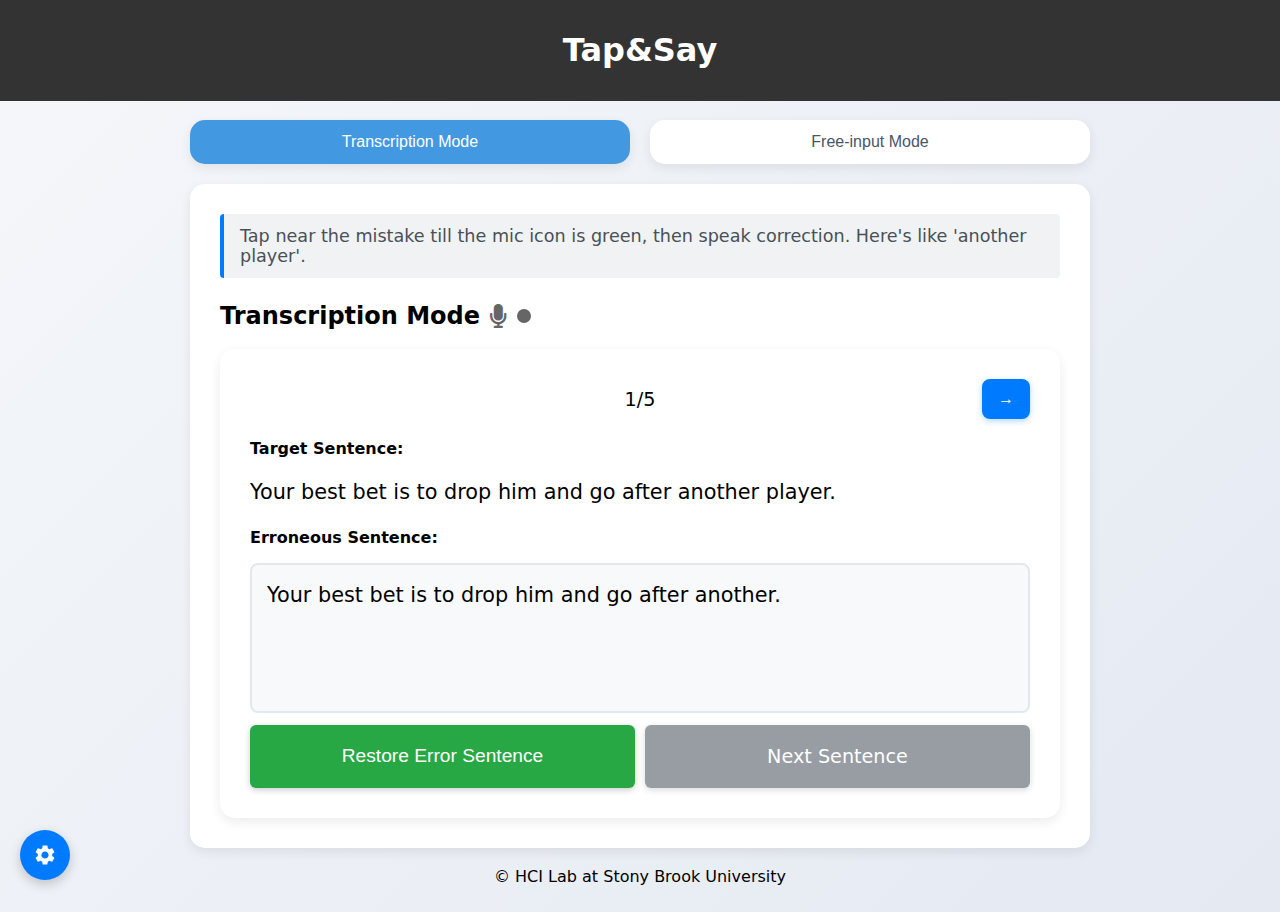
<file: index.html>
<!DOCTYPE html>      
<html lang="en">
<head>
  <meta charset="UTF-8" />
  <!-- Ensure proper scaling on mobile devices -->
  <meta name="viewport" content="width=device-width, initial-scale=1.0"/>
  <title>Tap&Say Text Editor</title>
  <!-- Font Awesome -->
  <link rel="stylesheet" href="https://cdnjs.cloudflare.com/ajax/libs/font-awesome/5.15.4/css/all.min.css">

  <style>
    /*******************************************************
     * 0) Page Layout: Sticky Footer + Gradient Background
     *******************************************************/
    html, body {
      margin: 0;
      padding: 0;
      width: 100%;
      box-sizing: border-box;
      overflow-x: hidden;
      font-family: 'Segoe UI', system-ui, -apple-system, sans-serif;
      display: flex;
      flex-direction: column;
      min-height: 100vh; /* Ensure page is at least as tall as the viewport */
    }
    body {
      background: linear-gradient(135deg, #f5f7fa 0%, #e4e9f2 100%);
    }
    .main-content {
      flex: 1;
      display: flex;
      flex-direction: column;
      padding: 1.2rem 0 0.2rem 0;/* Reduce vertical padding */
    }
    #header-container, #footer-container {
      width: 100%;
      margin: 0;
      padding: 0;
      flex-shrink: 0;
    }
    .container {
      width: 85%;
      max-width: 900px; /* Limit maximum width */
      margin: 0 auto;
      box-sizing: border-box;
    }

    /* Adjust card spacing */
    #monitoring-card {
      margin-bottom: 2rem !important;
    }
    #experience-mode, #input-mode {
      margin-bottom: 0rem !important;
    }
    #event-log-card {
      margin-top: 1rem !important;
      margin-bottom: 0 !important;
    }
    /* Keep the spacing between mode buttons and the main card unchanged */
    #mode-buttons {
      margin-bottom: 20px;
    }

    /*******************************************************
     * Additional Class for JS Dynamic Toggle:
     * Disable Long Press Menu / Text Selection
     *******************************************************/
    .disable-ime {
      -webkit-touch-callout: none; /* Disable iOS long press menu */
      -webkit-user-select: none;   /* Disable text selection on iOS */
      user-select: none;           /* Disable text selection on Android/PC */
    }

    /*******************************************************
     * 1) Mode Button Container (#mode-buttons):
     * Large Buttons with Rounded Corners
     *******************************************************/
    #mode-buttons {
      display: flex;
      justify-content: space-between; /* Align buttons to both ends */
      align-items: center;
      margin-bottom: 20px; /* Consistent spacing with other cards */
      gap: 15px; /* Space between buttons */
      width: 100%; /* Ensure width matches container */
    }
    .mode-button {
      flex: 1; /* Evenly distribute button space */
      max-width: calc(50% - 10px); /* Prevent buttons from becoming too wide */
      padding: 0.8rem 1.5rem;
      border: none;
      border-radius: 15px;
      background: #ffffff;
      box-shadow: 0 4px 12px rgba(0,0,0,0.08);
      cursor: pointer;
      font-size: 1rem;
      color: #4a5568;
      text-align: center;
      transition: all 0.3s ease;
    }
    .mode-button.active {
      background: #4299e1;
      color: #fff;
    }
    .mode-button:hover:not(.active) {
      background: #f7fafc;
      transform: translateY(-1px);
    }

    /*******************************************************
     * 2) Card (.card): Rounded Corners + Shadow
     *******************************************************/
    .card {
      border-radius: 15px;
      padding: 30px; /* Maintain consistent internal padding */
      margin-bottom: 20px; /* Reduce spacing between cards */
      background: #fff;
      box-shadow: 0 4px 12px rgba(0,0,0,0.08);
      font-size: 1rem; /* Smaller base font size */
    }
    .card:last-child {
      margin-bottom: 0;
    }
    .card h3 {
      font-size: 1.5rem; /* Smaller title font size */
      margin-bottom: 1.2rem;
      display: flex;
      align-items: center;
      gap: 10px;
    }

    /* Add a recording status indicator dot style */
    .recording-status-dot {
      width: 14px;
      height: 14px;
      border-radius: 50%;
      background-color: #666;  /* Default color is gray */
      display: inline-block;
      transition: background-color 0.3s ease;
      vertical-align: middle;
      margin-left: 0;
    }

    .recording-status-dot.recording {
      background-color: #28a745; /* Turn green when recording */
      animation: pulse 2s infinite;
    }

    /* Add microphone icon style */
    .mic-icon {
      color: #666; /* Default is gray */
      transition: color 0.3s ease;
      margin-right: 0px !important;
    }

    .mic-icon.recording {
      color: #28a745; /* Turn green when recording */
    }

    /* Removed 'stopped' class, because the default is gray */
    .recording-status-dot.stopped {
      background-color: #666;
    }

    @keyframes pulse {
      0% {
        transform: scale(1);
        opacity: 1;
      }
      50% {
        transform: scale(1.2);
        opacity: 0.8;
      }
      100% {
        transform: scale(1);
        opacity: 1;
      }
    }

    /*******************************************************
     * 3) #text-editor
     *******************************************************/
    #text-editor {
      width: 100%;
      min-height: 350px; /* Reduce minimum height */
      box-sizing: border-box;
      resize: vertical;      
      overflow: auto;        
      margin: 0 auto;
      background: #fff;      
      border: 2px solid #e2e8f0;
      border-radius: 15px;
      padding: 1.5rem;
      font-size: 1.1rem;
      line-height: 1.6;
      color: #2d3748;
      transition: border-color 0.3s, box-shadow 0.3s;
    }
    #text-editor:focus {
      border-color: #4299e1;
      box-shadow: 0 0 0 3px rgba(66,153,225,0.15);
    }
    #text-editor, 
    #text-editor * {
      outline: none !important;
      -webkit-tap-highlight-color: transparent !important;
    }

    /*******************************************************
     * 4) Highlight Color: Light Blue
     *******************************************************/
    .highlighted-sentence {
      background-color: #cce7ff;
      transition: background 0.3s;
    }

    /*******************************************************
     * 5) Monitoring / Log: Rounded Corners + Clean
     *******************************************************/
    #mic-status {
      font-weight: bold;
      color: red;
    }
    #mic-status.recording {
      color: #28a745; /* Green */
    }
    #mic-status.recording-active {
      color: #28a745; /* Green */
    }
    #event-log {
      font-size: 0.9rem;
      max-height: 200px;
      overflow-y: auto;
      background: #f9f9f9;
      padding: 8px;
      border: 1px solid #ccc;
      border-radius: 5px;
    }

    /*******************************************************
     * 6) Floating Suggestions Box: Modern Style
     *******************************************************/
    .suggestions-box-floating {
      position: absolute;
      background: rgba(255, 255, 255, 0.95);
      border: 1px solid #ddd;
      border-radius: 8px;
      box-shadow: 0 3px 10px rgba(0,0,0,0.15);
      padding: 6px;
      z-index: 2000;
      user-select: none;
      pointer-events: auto;
      max-height: 160px;
      overflow-y: auto;
      transition: all 0.3s ease;
    }
    .suggestions-box-floating div {
      padding: 10px 12px;
      margin-bottom: 4px;
      border-radius: 6px;
      cursor: pointer;
      transition: all 0.2s;
      background-color: rgba(176, 196, 255, 0.2); /* Light blue background */
      border-left: 3px solid rgba(65, 105, 225, 0.5); /* Add a left border */
    }
    .suggestions-box-floating div:nth-child(2n) {
      background-color: rgba(186, 159, 255, 0.2); /* Light purple background */
      border-left: 3px solid rgba(138, 43, 226, 0.5);
    }
    .suggestions-box-floating div:nth-child(3n) {
      background-color: rgba(255, 160, 160, 0.2); /* Light red background */
      border-left: 3px solid rgba(220, 20, 60, 0.5);
    }
    .suggestions-box-floating div:hover {
      transform: translateY(-2px);
      box-shadow: 0 2px 8px rgba(0,0,0,0.1);
      background-color: rgba(178, 235, 242, 0.4); /* Slightly darker on hover */
    }
    .suggestions-box-floating div:active {
      transform: translateY(0);
    }

    /*******************************************************
     * 7) Toast: Fixed Bottom Notification
     *******************************************************/
    .toast {
      position: fixed;
      bottom: 20px;
      left: 50%;
      transform: translateX(-50%);
      background: rgba(0,0,0,0.8);
      color: #fff;
      padding: 12px 24px;
      border-radius: 5px;
      z-index: 3000;
      opacity: 0;
      transition: opacity 0.5s ease;
    }

    /*******************************************************
     * 8) Drawer: (Removed old drawer style, replaced by float menu)
     *******************************************************/

    /*******************************************************
     * 9) Tip Card: Colored Left Border + Rounded Corners
     *******************************************************/
    .tip-box {
      background: #f0f2f4; /* Darker background */
      border-left: 4px solid #007bff;
      padding: 12px 16px;
      margin-bottom: 16px;
      border-radius: 4px;
      font-size: 14px;
      color: #495057;
    }
    .tip-content {
      display: flex;
      align-items: center;
      gap: 8px;
      font-size: 1.1rem;
      font-weight: normal; 
    }
    .tip-content i {
      color: #ffc107;
    }

    /* Enhanced styles for PC */
    @media (min-width: 481px) {
      .tip-content {
        font-size: 1.1rem;
      }
      
      #experience-mode .card {
        padding: 30px;
      }
      
      #experience-undo-button,
      #skip-sentence-button {
        padding: 20px !important;
        font-size: 1.2rem !important;
      }
      
      #target-sentence,
      #error-sentence {
        font-size: 1.3rem;
        line-height: 1.8;
      }
      
      #sentence-index {
        font-size: 1.2rem;
      }
      
      .nav-button {
        padding: 0.7rem 1rem;
        font-size: 1rem;
        border-radius: 10px;
      }
      
      #input-mode .card {
        padding: 50px; /* match Experience Mode card spacing */
      }
      
      #text-editor {
        min-height: 280px;
      }
      
      #monitoring-card p {
        font-size: 1rem;
        margin: 0.7rem 0;
      }

      
    }

    /* Enhanced styles for Experience Mode Cards (PC Only) */
    @media (min-width: 481px) {
      #experience-mode .card {
        padding: 30px;
      }
      
      /* Adjust button styles */
      #experience-undo-button,
      #skip-sentence-button {
        padding: 20px !important;
        font-size: 1.2rem !important;
      }
      
      /* Adjust target and error sentence fonts */
      #target-sentence,
      #error-sentence {
        font-size: 1.3rem;
        line-height: 1.8;
      }
      
      /* Adjust sentence index style */
      #sentence-index {
        font-size: 1.2rem;
      }
      
      /* Adjust navigation buttons */
      .nav-button {
        padding: 0.7rem 1rem;
        font-size: 1rem;
        border-radius: 10px;
      }
    }

    /* Mobile styles remain unchanged */
    @media (max-width: 480px) {
      .main-content {
        padding: 1rem 0 0.1rem 0; /* Reduced bottom padding to minimize space above footer */
      }
      
      .container {
        width: 94%;
      }
      
      .card {
        padding: 15px;
        margin-bottom: 15px; 
        font-size: 0.9rem; 
      }
      
      /* Adjust card margins for mobile */
      #experience-mode, #input-mode {
        margin-bottom: 0 !important; /* Remove bottom margin to minimize space above footer */
      }
      
      #event-log-card {
        margin-bottom: 0 !important; /* Remove bottom margin to minimize space above footer */
      }
      
      .card h3 {
        font-size: 1.1rem;
        margin-bottom: 1rem;
      }
      
      /* Adjust the Transcription mode title size */
      #experience-mode h3,
      #input-mode h3 {
        font-size: 1.2rem !important;
        margin-bottom: 1rem;
      }
      
      /* Unify button style for mobile */
      .mode-button,
      #experience-undo-button,
      #skip-sentence-button,
      #next-pair-button,
      #simple-undo-button,
      .clear-button {
        padding: 8px 12px !important;
        font-size: 0.9rem !important;
        border-radius: 6px !important;
        box-shadow: 0 2px 4px rgba(0,0,0,0.1) !important;
        transition: all 0.2s ease !important;
      }

      /* Special handling for Next Sentence button */
      #skip-sentence-button {
        display: flex !important;
        align-items: center !important;
        justify-content: center !important;
        min-height: 36px !important;
        text-align: center !important;
        line-height: 1.2 !important;
      }

      #skip-sentence-button:not([style*="background: #6c757d"]) {
        background: #007bff !important;
        color: #fff !important;
        cursor: pointer !important;
      }

      #skip-sentence-button[style*="background: #6c757d"] {
        background: #6c757d !important;
        color: #fff !important;
        cursor: default !important;
        opacity: 0.7 !important;
      }

      /* Adjust suggestion box style */
      .suggestions-box-floating {
        max-width: 90vw !important;
        width: auto !important;
        font-size: 1.0rem !important;
      }

      .suggestions-box-floating div {
        padding: 8px 10px !important;
        margin-bottom: 3px !important;
        line-height: 1.5 !important;
      }

      /* Adjust navigation buttons */
      .nav-button {
        padding: 6px 10px !important;
        font-size: 0.9rem !important;
      }
      
      #text-editor {
        min-height: 200px;
        padding: 1rem;
        font-size: 1rem;
        line-height: 1.5;
      }
      
      #monitoring-card p {
        font-size: 0.9rem;
        margin: 0.5rem 0;
      }
      
      #event-log {
        font-size: 0.85rem;
        max-height: 150px;
      }
      
      #mode-buttons {
        margin-bottom: 15px; 
        gap: 10px;
      }

      /* Adjust clear button style */
      .clear-button {
        padding: 4px 10px !important;
        font-size: 0.85rem !important;
      }

      /* Adjust Undo button height in free input mode */
      #simple-undo-button {
        min-height: 36px !important;
      }

      /* Adjust the font size of the error and target sentences */
      #target-sentence {
        font-size: 1.1rem !important;
        line-height: 1.6 !important;
      }

      #error-sentence {
        font-size: 1.2rem !important;
        line-height: 1.6 !important;
      }

      /* Adjust suggestion box font size */
      .suggestions-box-floating {
        max-width: 90vw !important;
        width: auto !important;
        font-size: 1.0rem !important;
      }

      .suggestions-box-floating div {
        padding: 8px 10px !important;
        margin-bottom: 3px !important;
        line-height: 1.5 !important;
      }
    }

    /* Base styles for navigation buttons */
    .nav-button {
      padding: 0.7rem 1rem;
      border: none;
      border-radius: 8px;
      background: #007bff;
      box-shadow: 0 2px 6px rgba(0,123,255,0.3);
      cursor: pointer;
      color: #ffffff;
      font-size: 1rem;
      transition: all 0.3s ease;
    }

    .nav-button:hover {
      background: #0056b3;
      transform: translateY(-1px);
      box-shadow: 0 4px 8px rgba(0,123,255,0.4);
    }

    .nav-button:active {
      transform: translateY(0);
      background: #004494;
      box-shadow: 0 2px 4px rgba(0,123,255,0.2);
    }

    /*******************************************************
     * New: Error sentence text box style
     *******************************************************/
    .editable-sentence-box {
      width: 100%;
      min-height: 150px; 
      padding: 12px 15px;
      background: #f8f9fa;
      border: 2px solid #e2e8f0;
      border-radius: 8px;
      margin: 10px 0;
      font-size: 1.1rem;
      line-height: 1.6;
      cursor: text;
      transition: all 0.2s ease;
      box-sizing: border-box; 
      
      /* Enhanced text selection disabling for experience mode */
      user-select: none !important;
      -webkit-user-select: none !important;
      -moz-user-select: none !important;
      -ms-user-select: none !important;
      -webkit-touch-callout: none !important;
      -webkit-user-drag: none !important;
      pointer-events: auto !important;
    }
    
    .editable-sentence-box:hover {
      background: #f1f3f5;
      border-color: #cbd5e0;
    }
    
    .editable-sentence-box.active {
      border-color: #4299e1;
      box-shadow: 0 0 0 3px rgba(66,153,225,0.15);
    }
    
    .edit-indicator {
      display: inline-block;
      margin-left: 8px;
      font-size: 0.8rem;
      color: #666;
      font-style: italic;
    }

    /*******************************************************
     * New: Cursor feedback at click position
     *******************************************************/
    .cursor-indicator {
      display: inline-block;
      width: 2px;
      height: 1.5em; 
      background-color: #E6B422;
      animation: blink 1s infinite;
      position: absolute;
      z-index: 10;
      pointer-events: none; 
      margin-top: 0; 
      border-radius: 1px; 
      box-shadow: 0 0 3px rgba(230, 180, 34, 0.5);
    }
    
    @keyframes blink {
      0%, 100% { opacity: 1; }
      50% { opacity: 0; }
    }

    .dragging {
      cursor: text !important;
      user-select: none !important;
      -webkit-user-select: none !important;
    }

    /* Only enable text selection if .dragging is applied with higher priority */
    .editable-sentence-box.dragging {
      cursor: text !important;
      user-select: text !important;
      -webkit-user-select: text !important;
      -moz-user-select: text !important;
      -ms-user-select: text !important;
    }

    /* Prevent iOS from text selection on long-press in experience mode */
    @media (hover: none) {
      .editable-sentence-box {
        touch-action: manipulation; 
        -webkit-touch-callout: none;
        -webkit-user-select: none;
        user-select: none;
      }
      
      /* Special handling for free input mode */
      #simple-editor {
        touch-action: manipulation;
        -webkit-user-select: text;
        user-select: text;
      }
      
      /* Allow text selection on short press */
      #simple-editor:focus {
        -webkit-user-select: text;
        user-select: text;
      }
    }

    /* Animation keyframes for long-press feedback */
    @keyframes pulsate {
      0% { transform: scale(0.8); opacity: 0.7; }
      50% { transform: scale(1.2); opacity: 0.5; }
      100% { transform: scale(1.5); opacity: 0; }
    }

    /* Add new floating button and menu style */
    #float-menu-button {
      position: fixed;
      bottom: 20px;
      left: 20px;
      width: 50px;
      height: 50px;
      border-radius: 25px;
      background: #007bff;
      box-shadow: 0 4px 12px rgba(0,0,0,0.2);
      border: none;
      color: white;
      cursor: pointer;
      display: flex;
      align-items: center;
      justify-content: center;
      font-size: 24px;
      transition: all 0.3s ease;
      z-index: 3000;
    }

    #float-menu-button:hover {
      transform: scale(1.1);
      background: #0056b3;
    }

    #float-menu {
      position: fixed;
      bottom: 80px;
      left: 20px;
      background: white;
      border-radius: 12px;
      box-shadow: 0 4px 12px rgba(0,0,0,0.15);
      padding: 8px;
      display: none;
      flex-direction: column;
      gap: 8px;
      z-index: 3000;
      min-width: 180px;
    }

    #float-menu button {
      padding: 10px 15px;
      border: none;
      border-radius: 8px;
      background: #f8f9fa;
      color: #495057;
      cursor: pointer;
      text-align: left;
      font-size: 0.9rem;
      transition: all 0.2s ease;
      display: flex;
      align-items: center;
      gap: 8px;
    }

    #float-menu button:hover {
      background: #e9ecef;
      transform: translateX(5px);
    }

    #float-menu button i {
      font-size: 1.1rem;
      color: #007bff;
    }

    /* Add clear button style */
    .clear-button {
      padding: 4px 12px;
      font-size: 0.9rem;
      border: none;
      border-radius: 4px;
      background: #dc3545;
      color: white;
      cursor: pointer;
      transition: all 0.2s ease;
      margin-left: auto;
    }
    .clear-button:hover {
      background: #c82333;
      transform: translateY(-1px);
    }
    .clear-button:active {
      transform: translateY(0);
    }
    
    /* Adjust the title row style to accommodate the button */
    .card h3 {
      display: flex;
      align-items: center;
      gap: 10px;
      margin-bottom: 1.2rem;
    }

    /* Add disabled state style */
    #simple-undo-button:disabled {
      background: #6c757d;
      cursor: not-allowed;
    }

    /* Remove other complex styles */
    #simple-undo-button {
      margin-top: 12px;
      width: 100%;
      padding: 20px;
      font-size: 20px;
      border: none;
      border-radius: 6px;
      background: #28a745;
      color: #fff;
      cursor: pointer;
    }
  </style>
</head>
<body>
  <!-- Header load -->
  <header id="header-container"></header>

  <!-- Main Content -->
  <div class="main-content">
    <div class="container">
      <!-- Mode Switch Buttons -->
      <div id="mode-buttons">
        <button id="mode-experience" class="mode-button active">Transcription Mode</button>
        <button id="mode-input" class="mode-button">Free-input Mode</button>
      </div>
    </div>

    <!-- Monitoring Area -->
    <div class="container">
      <div class="card" id="monitoring-card">
        <p><strong>Erroneous Sentence:</strong> <span id="error-text">None</span></p>
        <p><strong>Touch Location (character index):</strong> <span id="touch-index">None</span></p>
        <p><strong>Correction Command:</strong> <span id="final-output">None</span></p>
        <p><strong>Recording Status:</strong> <span id="mic-status">🔴 Stopped</span></p>
        <p style="display:none;"><strong>Original Error Sentence:</strong> <span id="original-error-sentence">None</span></p>
        <p style="display:none;"><strong>Speech Input:</strong> <span id="voice-input">None</span></p>
      </div>
    </div>

    <!-- ============ Transcription Mode ============ -->
    <div class="container">
      <div class="card" id="experience-mode">
        <h3>Transcription Mode <i class="fas fa-microphone mic-icon"></i><span class="recording-status-dot"></span></h3>
        <div class="card">
          <div style="display:flex;justify-content:space-between;align-items:center;margin-bottom:20px;">
            <button class="nav-button" id="prev-sentence" style="visibility:hidden;">←</button>
            <span id="sentence-index">1/5</span>
            <button class="nav-button" id="next-sentence">→</button>
          </div>
          <div>
            <p><strong>Target Sentence:</strong></p>
            <div id="target-sentence" style="user-select:none; margin-bottom: 15px;"></div>
          </div>
          <p><strong>Erroneous Sentence:</strong> <span class="edit-indicator"></span></p>
          <div id="error-sentence" class="editable-sentence-box"></div>
          <div style="display:flex;gap:10px;margin-top:12px;">
            <button id="experience-undo-button" style="
              flex:1;
              padding:20px;
              font-size:20px;
              border:none;
              border-radius:6px;
              background:#28a745;
              color:#fff;
              box-shadow:0 2px 6px rgba(0,0,0,0.2);
              cursor:pointer;
            ">Restore Error Sentence</button>
            <button id="skip-sentence-button" style="
              flex:1;
              padding:20px;
              font-size:20px;
              border:none;
              border-radius:6px;
              background:#6c757d;
              color:#fff;
              box-shadow:0 2px 6px rgba(0,0,0,0.2);
              cursor:pointer;
            ">Next Sentence</button>
          </div>
          <button id="next-pair-button" style="
            width:100%;
            margin-top:10px;
            padding:20px;
            font-size:20px;
            border:none;
            border-radius:6px;
            background:#007bff;
            color:#fff;
            box-shadow:0 2px 6px rgba(0,0,0,0.2);
            cursor:pointer;
            display:none;
          ">Next Sentence</button>
        </div>
      </div>
    </div>

    <!-- ============ Free Input Mode ============ -->
    <div class="container">
      <div class="card" id="input-mode" style="display:none;">
        <h3>
          Free-Input Mode 
          <i class="fas fa-microphone mic-icon"></i>
          <span class="recording-status-dot"></span>
          <button class="clear-button" id="clear-text-button">Clear</button>
        </h3>
        <div id="simple-editor" contenteditable="true" style="
          width: 100%;
          min-height: 401px;
          box-sizing: border-box;
          resize: vertical;      
          overflow: auto;        
          margin: 0 auto;
          background: #fff;      
          border: 2px solid #e2e8f0;
          border-radius: 15px;
          padding: 1.5rem;
          font-size: 1.1rem;
          line-height: 1.6;
          color: #2d3748;
          transition: border-color 0.3s, box-shadow 0.3s;
          white-space: pre-wrap;
          word-wrap: break-word;
          cursor: text;
        ">Try to tap on Wednesday till the mic icon is green, then speak 'on Tuesday'.
Or you can clear the text using the clear button and input your own text.

Hi, how are you? Meet me on Wednesday. us household.</div>
        
        <button id="simple-undo-button" style="
          margin-top:12px;
          width:100%;
          padding:20px;
          font-size:20px;
          border:none;
          border-radius:6px;
          background:#28a745;
          color:#fff;
          box-shadow:0 2px 6px rgba(0,0,0,0.2);
          cursor:pointer;
        ">Undo Last Change</button>
      </div>
    </div>

    <!-- Event Log Area -->
    <div class="container">
      <div class="card" id="event-log-card">
        <h3>Event Log</h3>
        <div id="event-log">No events recorded</div>
      </div>
    </div>
  </div>

  <!-- Footer load -->
  <footer id="footer-container"></footer>

  <!-- New floating button and menu -->
  <button id="float-menu-button">
    <!-- The icon will be replaced with SVG in JS -->
  </button>
  <div id="float-menu"></div>

  <script>
    /***********************************************
     * ============ A) Universal UI & Code ============
     ***********************************************/
    const API_URL = "https://tns.zacchen.win/correct";
    const PUNCTUATION_API_URL = "https://tns.zacchen.win/restore_punctuation";

    // Two Mode Constants
    const MODE_EXPERIENCE = "experience";
    const MODE_INPUT = "input";
    let activeMode = MODE_EXPERIENCE; // default

    // Global variables
    let disableIME = false;
    let isListening = false;
    let isRecording = false;
    let recognition = null;
    let silenceTimer = null;
    let globalTapIndex = -1;
    let localTapIndex = -1;
    let tapStartIndex = -1;
    let originalSentence = "";
    let lastHighlightedSentence = "";
    let highlightTimeout = null;
    let suggestionsBox = null;
    let suggestionsTimer = null;
    let undoStack = [];
    let isDragging = false;
    let cursorElement = null;
    let cursorTimeout = null;
    let selectedSentence = ""; // used in Transcription mode, also referenced by some universal functions
    let isDraggingAndRecording = false; // new variable for marking drag+record
    let useWebkitSpeech = true;
    let maxRecordingTime = 20000; // default 10s
    let currentSentenceInfo = null; // store current sentence details

    // DOM Elements
    const monitoringCard = document.getElementById("monitoring-card");
    const eventLogCard = document.getElementById("event-log-card");
    const errorText = document.getElementById("error-text");
    const originalErrorSpan = document.getElementById("original-error-sentence");
    const touchIndexSpan = document.getElementById("touch-index");
    const voiceInputSpan = document.getElementById("voice-input");
    const micStatusSpan = document.getElementById("mic-status");
    const finalOutputSpan = document.getElementById("final-output");
    const eventLog = document.getElementById("event-log");
    
    // UI button references
    const modeExperienceBtn = document.getElementById("mode-experience");
    const modeInputBtn = document.getElementById("mode-input");

    // Containers for experience mode & free input mode
    const modeExperienceContainer = document.getElementById("experience-mode");
    const modeInputContainer = document.getElementById("input-mode");

    /*******************************************************
     * Universal: Toast / Event Log / IME toggle
     *******************************************************/
    function logEvent(message) {
      const p = document.createElement("p");
      const now = new Date().toLocaleString("en-US", {hour12: false});
      p.innerText = `[${now}] ${message}`;
      eventLog.appendChild(p);
    }
    function updateIMEButtonText(enabled) {
      const button = document.getElementById('toggle-ime');
      if (button) {
        button.textContent = enabled ? 'Disable IME' : 'Enable IME';
      }
    }

    /*******************************************************
     * Universal: remove punctuation
     *******************************************************/
    function removePunctuation(str) {
      return str.replace(/[^a-zA-Z0-9'\s]/g, "");
    }

    /*******************************************************
     * Universal: Underline diff ranges
     *******************************************************/
    function underlineDiffRanges(text, diffRanges) {
      let result = "";
      let currentIndex = 0;
      const validRanges = diffRanges.filter(range => 
        range[0] >= 0 && range[0] < text.length && range[1] > 0 && range[1] <= text.length
      );
      
      validRanges.forEach(function(range) {
        let [start, end] = range;
        end = Math.min(end, text.length);
        
        let diffText = text.substring(start, end);
        let leadingSpaceMatch = diffText.match(/^(\s+)/);
        let leadingSpaceLength = leadingSpaceMatch ? leadingSpaceMatch[0].length : 0;
        
        result += text.substring(currentIndex, start);
        
        if (leadingSpaceLength > 0) {
          result += diffText.substring(0, leadingSpaceLength);
          if (leadingSpaceLength < diffText.length) {
            result += '<span style="border-bottom: 2px solid blue;">'
                      + diffText.substring(leadingSpaceLength) + '</span>';
          }
        } else {
          result += '<span style="border-bottom: 2px solid blue;">' + diffText + '</span>';
        }
        
        currentIndex = end;
      });
      result += text.substring(currentIndex);
      return result;
    }

    /*******************************************************
     * Universal: simple replacement function
     *******************************************************/
    function replaceFirstOccurrence(fullText, oldPart, newPart) {
      let safe = oldPart.replace(/[.*+?^${}()|[\]\\]/g, '\\$&');
      let reg = new RegExp(safe, "i");
      return fullText.replace(reg, newPart);
    }

    /*******************************************************
     * Universal: remove the cursor
     *******************************************************/
    function removeCursor() {
      if (cursorTimeout) {
        clearTimeout(cursorTimeout);
        cursorTimeout = null;
      }
      if (cursorElement) {
        cursorElement.remove();
        cursorElement = null;
      }
    }

    /*******************************************************
     * Universal: remove Suggestions Box
     *******************************************************/
    function removeSuggestionsBox() {
      if (suggestionsBox) {
        suggestionsBox.remove();
        suggestionsBox = null;
      }
    }

    /*******************************************************
     * Universal: Send data to the /correct API and handle response
     *******************************************************/
    function sendToAPI(mergedStr, loc, isExperienceMode) {
      let finalLoc = parseInt(loc, 10) || 0;
      logEvent(`Sending /correct => merged_string:${mergedStr}, touch_location:${finalLoc}, isExpMode:${isExperienceMode}`);
      fetch(API_URL, {
        method: "POST",
        headers: {"Content-Type": "application/json"},
        body: JSON.stringify({ merged_string: mergedStr, touch_location: finalLoc })
      })
      .then(resp => resp.json())
      .then(data => {
        let corrs = data.filtered_corrections || [];
        logEvent("API corrections => " + JSON.stringify(corrs));
        applyFirstSuggestionAndShowBox(corrs, isExperienceMode);
      })
      .catch(err => {
        logEvent("API call error => " + err);
      });
    }

    /*******************************************************
     * Universal: Apply the first suggestion and show more options
     * Note: This will be merged/overridden later by Transcription & Free-input modes
     *******************************************************/
    function applyFirstSuggestionAndShowBox(corrections, isExperienceMode) {
      // This part will be used by the Transcription mode & Free-input mode logic or overridden later
    }

    /*******************************************************
     * Universal: Speech Recognition
     *******************************************************/
    function startRecording(dontProcessResults = false) {
      if (isRecording) {
        console.log("Already recording");
        return;
      }

      // Clear any existing stop timer
      if (window.stopRecordingTimer) {
        clearTimeout(window.stopRecordingTimer);
        window.stopRecordingTimer = null;
      }

      // Clear previous results
      if (voiceInputSpan) voiceInputSpan.innerText = "";
      
      if (!("SpeechRecognition" in window) && !("webkitSpeechRecognition" in window)) {
        console.warn("Speech recognition not supported in this browser.");
        return;
      }
      
      isRecording = true;
      isListening = true;

      micStatusSpan.innerHTML = "🟢 Recording...";
      micStatusSpan.className = "recording-active";

      // Update the status indicator dot and mic icon
      const dots = document.querySelectorAll('.recording-status-dot');
      const micIcons = document.querySelectorAll('.mic-icon');
      dots.forEach(dot => {
        dot.classList.remove('stopped');
        dot.classList.add('recording');
      });
      micIcons.forEach(icon => {
        icon.classList.add('recording');
      });

      try {
        const SpeechRecognition = window.SpeechRecognition || window.webkitSpeechRecognition;
        recognition = new SpeechRecognition();
        recognition.lang = 'en-US';
        recognition.interimResults = true;
        recognition.continuous = false;
        recognition.maxAlternatives = 1;

        recognition.onstart = () => {
          isRecording = true;
          isListening = true;
          clearTimeout(silenceTimer);
          silenceTimer = setTimeout(() => {
            if (recognition && isRecording) {
              try { recognition.stop(); } catch (e) { console.error(e); }
            }
          }, 5000);
        };

        recognition.onresult = (event) => {
          clearTimeout(silenceTimer);
          const transcript = Array.from(event.results).map(r => r[0].transcript).join('');
          voiceInputSpan.innerText = transcript;
          finalOutputSpan.innerText = transcript;

          if (!event.results[0].isFinal && recognition) {
            setTimeout(() => {
              try { recognition.stop(); } catch (e) { console.error(e); }
            }, 800);
          }
        };

        recognition.onend = () => {
          clearTimeout(silenceTimer);
          isRecording = false;
          isListening = false;
          micStatusSpan.innerHTML = "🔴 Stopped";
          micStatusSpan.className = "";
          removeCursor();

          // Update the status indicator dot and mic icon
          const dots = document.querySelectorAll('.recording-status-dot');
          const micIcons = document.querySelectorAll('.mic-icon');
          dots.forEach(dot => {
            dot.classList.remove('recording');
          });
          micIcons.forEach(icon => {
            icon.classList.remove('recording');
          });

          if (voiceInputSpan.innerText.trim()) {
            setTimeout(finalizeTapSay, 100);
          } else {
            endTapSay();
          }
        };

        recognition.onerror = (event) => {
          console.error("[Global] recognition error =>", event.error);
          clearTimeout(silenceTimer);
          isRecording = false;
          isListening = false;
          micStatusSpan.innerHTML = "🔴 Error";
          micStatusSpan.className = "";
          removeCursor();

          // Update the status indicator dot and mic icon
          const dots = document.querySelectorAll('.recording-status-dot');
          const micIcons = document.querySelectorAll('.mic-icon');
          dots.forEach(dot => {
            dot.classList.remove('recording');
          });
          micIcons.forEach(icon => {
            icon.classList.remove('recording');
          });

          endTapSay();
        };

        recognition.start();
      } catch (e) {
        isRecording = false;
        isListening = false;
        micStatusSpan.innerHTML = "🔴 Error";
        micStatusSpan.className = "";
        removeCursor();

        // Update the status indicator dot and mic icon
        const dots = document.querySelectorAll('.recording-status-dot');
        const micIcons = document.querySelectorAll('.mic-icon');
        dots.forEach(dot => {
          dot.classList.remove('recording');
        });
        micIcons.forEach(icon => {
          icon.classList.remove('recording');
        });
      }
    }

    function endTapSay() {
      clearTimeout(highlightTimeout);
      clearTimeout(silenceTimer);
      if (recognition) {
        try {
          recognition.onend = null;
          recognition.abort();
        } catch(e) {
          console.error("[Global] endTapSay => error stopping:", e);
        }
        recognition = null;
      }
      isRecording = false;
      isListening = false;
      micStatusSpan.innerHTML = "🔴 Stopped";
      micStatusSpan.className = "";
      removeCursor();
      voiceInputSpan.innerText = "";

      // Update the status indicator dot and mic icon
      const dots = document.querySelectorAll('.recording-status-dot');
      const micIcons = document.querySelectorAll('.mic-icon');
      dots.forEach(dot => {
        dot.classList.remove('recording');
      });
      micIcons.forEach(icon => {
        icon.classList.remove('recording');
      });
    }

    /*******************************************************
     * Universal: finalizeTapSay
     * Called after speech recognition ends, sending results to API
     *******************************************************/
    function finalizeTapSay() {
      const transcript = (voiceInputSpan.innerText || "").trim();
      if (!transcript) {
        endTapSay();
        return;
      }
      let parted = errorText.innerText.trimEnd();
      parted = parted.replace(/([.!?])(\S)/g, "$1 $2");
      let textNoPunc = removePunctuation(transcript).trimEnd();
      let merged = (parted + " <||> " + textNoPunc).trimEnd();
      finalOutputSpan.innerText = textNoPunc;

      let finalIndex = (activeMode === MODE_INPUT) ? localTapIndex :
                       (tapStartIndex !== -1 ? tapStartIndex : localTapIndex);

      sendToAPI(merged, finalIndex, activeMode === MODE_EXPERIENCE);
      voiceInputSpan.innerText = "";
      lastHighlightedSentence = errorText.innerText;
      tapStartIndex = -1;

      clearTimeout(highlightTimeout);
      highlightTimeout = setTimeout(() => {
        removeCursor();
      }, 3000);
    }

    /***********************************************
     * ============ B) Transcription Mode ============
     ***********************************************/
    // Data for Transcription mode
    let currentPairIndex = 0;
    const sentencePairs = [
      {
        target: "Your best bet is to drop him and go after another player.",
        error: "Your best bet is to drop him and go after another.",
        tip: "Tap near the mistake till the mic icon is green, then speak correction. Here's like 'another player'."
      },
      {
        target: "Energy consumption trends in US households are shifting rapidly.",
        error: "Energy consumption trends in us household are shifting rapidly.",
        tip: "Great! It also works on capitalization issues along the way. Here try 'US households'."
      },
      {
        target: "She has been living in Paris for the past five years.",
        error: "She has lived in Paris since five years.",
        tip: "Multiple mistakes can be corrected multiple times"
      },
      {
        target: "The cat sat on the mat. The dog chased the cat. The mouse ran away quickly.",
        error: "The cat sat on the mat. The dog chase the cat. The mouse ran away quickly.",
        tip: "This also works for multi-sentence paragraphs"
      },
      {
        target: "They were discussing the implications of the new policy.",
        error: "They were discuss about the implications of the new policy.",
        tip: "If the first suggestion isn't correct, pick another from the list"
      }
    ];

    /*******************************************************
     * Transcription: Initialize Experience Mode
     *******************************************************/
    function initializeExperienceMode() {
      updateSentencePair(0);
      attachExpListeners();
    }

    /*******************************************************
     * Transcription: Bind events (long press, drag, click) to the erroneous sentence
     *******************************************************/
    function attachExpListeners() {
      const prev = document.getElementById("prev-sentence");
      const next = document.getElementById("next-sentence");
      const skip = document.getElementById("skip-sentence-button");
      const nextPair = document.getElementById("next-pair-button");
      const expUndo = document.getElementById("experience-undo-button");
      const errorSentenceEl = document.getElementById("error-sentence");
      if (!prev || !next || !skip || !nextPair || !expUndo || !errorSentenceEl) return;

      // Prevent default context menu and double click selection
      errorSentenceEl.addEventListener('contextmenu', e => {
        e.preventDefault();
        return false;
      });
      errorSentenceEl.addEventListener('dblclick', e => {
        e.preventDefault();
        return false;
      });
      errorSentenceEl.addEventListener('selectstart', e => {
        if (!isDragging) {
          e.preventDefault();
          return false;
        }
      });

      prev.addEventListener("click", () => {
        if (currentPairIndex > 0) {
          currentPairIndex--;
          updateSentencePair(currentPairIndex);
        }
      });
      next.addEventListener("click", () => {
        if (currentPairIndex < sentencePairs.length - 1) {
          currentPairIndex++;
          updateSentencePair(currentPairIndex);
        }
      });
      skip.addEventListener("click", () => {
        if (currentPairIndex < sentencePairs.length - 1) {
          currentPairIndex++;
          updateSentencePair(currentPairIndex);
          console.log("Skipped current sentence");
        } else {
          console.log("This is the last sentence");
        }
      });
      nextPair.addEventListener("click", () => {
        if (currentPairIndex < sentencePairs.length - 1) {
          currentPairIndex++;
          updateSentencePair(currentPairIndex);
        } else {
          console.log("All sentences completed!");
        }
      });
      expUndo.addEventListener("click", () => {
        const errorSentenceEl = document.getElementById("error-sentence");
        if (!errorSentenceEl) return;
        
        const originalErrorSentence = sentencePairs[currentPairIndex].error;
        errorSentenceEl.innerText = originalErrorSentence;
        
        // Reset selected sentence
        selectedSentence = "";
        
        // Reset Skip button
        const skipBtn = document.getElementById("skip-sentence-button");
        if (skipBtn) {
          skipBtn.textContent = "Next Sentence";
          skipBtn.style.background = "#6c757d";
          skipBtn.style.opacity = "0.7";
          skipBtn.style.pointerEvents = "none";
          skipBtn.style.cursor = "default";
        }
        
        errorSentenceEl.style.background = "";
        errorSentenceEl.style.borderColor = "";
        logEvent("Restored to original error sentence");
      });

      attachTranscriptionLongPress(errorSentenceEl);
    }

    /*******************************************************
     * Transcription: Long press and drag to select text
     *******************************************************/
    function attachTranscriptionLongPress(errorSentenceEl) {
      let pressTimerExp = null;
      let longPressStarted = false;
      let longPressThreshold = 100;
      let isDraggingAndRecording = false;
      let stopRecordingTimer = null;  

      // Modify recognition.onresult for this mode
      if (recognition) {
        recognition.onresult = (event) => {
          clearTimeout(silenceTimer);
          const transcript = Array.from(event.results).map(r => r[0].transcript).join('');
          voiceInputSpan.innerText = transcript;
          finalOutputSpan.innerText = transcript;

          // If in drag mode, update the currently selected text based on cursor
          if (isDraggingAndRecording) {
            const text = errorSentenceEl.innerText;
            const currentSentence = getCurrentSentenceForTranscription(text, localTapIndex);
            errorText.innerText = currentSentence;
            originalSentence = currentSentence;
            originalErrorSpan.innerText = currentSentence;
            selectedSentence = currentSentence;
          }

          if (!event.results[0].isFinal && recognition) {
            setTimeout(() => {
              try { recognition.stop(); } catch (e) { console.error(e); }
            }, 800);
          }
        };
      }

      errorSentenceEl.addEventListener("mousedown", (e) => {
        // Clear any stop timer
        if (stopRecordingTimer) {
          clearTimeout(stopRecordingTimer);
          stopRecordingTimer = null;
        }

        if (isDragging) return;
        removeCursor();

        const rect = e.currentTarget.getBoundingClientRect();
        const text = errorSentenceEl.innerText;
        
        // Use caretRangeFromPoint for precise location
        const x = e.clientX;
        const y = e.clientY;
        if (document.caretRangeFromPoint) {
          const range = document.caretRangeFromPoint(x, y);
          if (range) {
            localTapIndex = range.startOffset;
          }
        } else {
          // Fallback
          const style = window.getComputedStyle(errorSentenceEl);
          const fontSize = parseFloat(style.fontSize);
          const paddingLeft = parseFloat(style.paddingLeft);
          const clickX = e.clientX - rect.left - paddingLeft;
          const averageCharWidth = fontSize * 0.6;
          localTapIndex = Math.round(clickX / averageCharWidth);
        }
        localTapIndex = Math.max(0, Math.min(text.length, localTapIndex));

        // Start recording
        startRecording();

        // Get the sentence at this position
        const sentenceInfo = getCurrentSentenceForTranscription(text, localTapIndex);
        errorText.innerText = sentenceInfo.sentence;
        originalSentence = sentenceInfo.sentence;
        originalErrorSpan.innerText = sentenceInfo.sentence;
        selectedSentence = sentenceInfo.sentence;
        
        // Save sentence info including relative position
        currentSentenceInfo = sentenceInfo;
        // Record relative position for finalizeTapSay
        tapStartIndex = sentenceInfo.relativePosition;
        console.log("Mouse down - Relative position set to:", sentenceInfo.relativePosition);

        pressTimerExp = setTimeout(() => {
          longPressStarted = true;
          isDraggingAndRecording = true;
          handleExpLongPress();
          showLongPressFeedback(e.clientX, e.clientY);
        }, longPressThreshold);
      });

      errorSentenceEl.addEventListener("mousemove", () => {
        if (pressTimerExp && !longPressStarted) {
          clearTimeout(pressTimerExp);
          pressTimerExp = null;
        }
      });

      errorSentenceEl.addEventListener("mouseup", () => {
        clearTimeout(pressTimerExp);
        pressTimerExp = null;
        longPressStarted = false;
        if (isDraggingAndRecording) {
          isDraggingAndRecording = false;
          isDragging = false;
          errorSentenceEl.classList.remove("dragging");
          
          // Clear any existing timer
          if (stopRecordingTimer) {
            clearTimeout(stopRecordingTimer);
          }
          
          // Stop recording after 3s
          stopRecordingTimer = setTimeout(() => {
            if (recognition) {
              try {
                recognition.stop();
              } catch (ex) {
                console.error("[Transcription] error stopping:", ex);
              }
            }
          }, 3000);
        }
      });

      // Touch events
      errorSentenceEl.addEventListener("touchstart", (e) => {
        // Clear any stop timer
        if (stopRecordingTimer) {
          clearTimeout(stopRecordingTimer);
          stopRecordingTimer = null;
        }

        if (isDragging) return;
        removeCursor();
        
        // Clear any existing selection
        const selection = window.getSelection();
        selection.removeAllRanges();

        const touch = e.touches[0];
        const rect = e.currentTarget.getBoundingClientRect();
        const text = errorSentenceEl.innerText;
        
        if (document.caretRangeFromPoint) {
          const range = document.caretRangeFromPoint(touch.clientX, touch.clientY);
          if (range) {
            localTapIndex = range.startOffset;
          }
        } else {
          // Fallback
          const style = window.getComputedStyle(errorSentenceEl);
          const fontSize = parseFloat(style.fontSize);
          const paddingLeft = parseFloat(style.paddingLeft);
          const touchX = touch.clientX - rect.left - paddingLeft;
          const averageCharWidth = fontSize * 0.6;
          localTapIndex = Math.round(touchX / averageCharWidth);
        }
        localTapIndex = Math.max(0, Math.min(text.length, localTapIndex));

        // Start recording
        startRecording();

        // For a single tap, directly pick the sentence at this position
        const currentSentence = getCurrentSentenceForTranscription(text, localTapIndex);
        errorText.innerText = currentSentence.sentence;
        originalSentence = currentSentence.sentence;
        originalErrorSpan.innerText = currentSentence.sentence;
        selectedSentence = currentSentence.sentence;
        
        // Save current sentence info
        currentSentenceInfo = currentSentence;
        tapStartIndex = currentSentence.relativePosition;
        console.log("Touch start - Relative position set to:", currentSentence.relativePosition);

        // Mark touch started to prevent iOS default text selection
        errorSentenceEl.dataset.touchStarted = "true";
        // Prevent iOS long-press selection
        e.preventDefault();

        pressTimerExp = setTimeout(() => {
          if (errorSentenceEl.dataset.touchStarted === "true") {
            longPressStarted = true;
            isDraggingAndRecording = true;
            handleExpLongPress();
            showLongPressFeedback(touch.clientX, touch.clientY);
          }
        }, longPressThreshold);
      });

      errorSentenceEl.addEventListener("touchend", () => {
        if (errorSentenceEl.dataset.touchStarted) {
          delete errorSentenceEl.dataset.touchStarted;
        }
        clearTimeout(pressTimerExp);
        pressTimerExp = null;
        longPressStarted = false;
        if (isDraggingAndRecording) {
          isDraggingAndRecording = false;
          isDragging = false;
          errorSentenceEl.classList.remove("dragging");
          
          // Clear any existing timer
          if (stopRecordingTimer) {
            clearTimeout(stopRecordingTimer);
          }
          
          // Stop recording after 3s
          stopRecordingTimer = setTimeout(() => {
            if (recognition) {
              try {
                recognition.stop();
              } catch (ex) {
                console.error("[Transcription] error stopping:", ex);
              }
            }
          }, 3000);
        }
      });
    }

    /*******************************************************
     * Transcription: Actually handle the long press drag select
     *******************************************************/
    function handleExpLongPress() {
      console.log('[Transcription] handleExpLongPress started');
      
      const element = document.getElementById("error-sentence");
      if (!element) {
        console.warn('[Transcription] Error: element not found');
        return;
      }

      isDragging = true;
      element.classList.add("dragging");
      showCursorAtPosition();
      
      // Start recording but set to not auto-process results
      startRecording(true);

      const handleMouseMove = (e) => {
        if (!isDragging) return;
        e.preventDefault();

        if (document.caretRangeFromPoint) {
          const range = document.caretRangeFromPoint(e.clientX, e.clientY);
          if (range && range.startContainer === element.firstChild) {
            localTapIndex = range.startOffset;
          }
        } else {
          const rect = element.getBoundingClientRect();
          const style = window.getComputedStyle(element);
          const paddingLeft = parseFloat(style.paddingLeft);
          const moveX = e.clientX - rect.left - paddingLeft;
          const fontSize = parseFloat(style.fontSize);
          const averageCharWidth = fontSize * 0.6;
          localTapIndex = Math.round(moveX / averageCharWidth);
        }
        const text = element.innerText;
        localTapIndex = Math.max(0, Math.min(text.length, localTapIndex));

        // Dynamically update the selected sentence
        const sentenceInfo = getCurrentSentenceForTranscription(text, localTapIndex);
        console.log("Mouse move - Position info:", {
          localTapIndex: localTapIndex,
          startIndex: sentenceInfo.startIndex,
          relativePosition: sentenceInfo.relativePosition,
          sentence: sentenceInfo.sentence
        });
        
        errorText.innerText = sentenceInfo.sentence;
        originalSentence = sentenceInfo.sentence;
        originalErrorSpan.innerText = sentenceInfo.sentence;
        selectedSentence = sentenceInfo.sentence;
        
        // Update current sentence info
        currentSentenceInfo = sentenceInfo;
        tapStartIndex = sentenceInfo.relativePosition;
        
        showCursorAtPosition();
      };

      const handleTouchMove = (e) => {
        if (!isDragging) return;
        e.preventDefault();

        const touch = e.touches[0];
        if (document.caretRangeFromPoint) {
          const range = document.caretRangeFromPoint(touch.clientX, touch.clientY);
          if (range && range.startContainer === element.firstChild) {
            localTapIndex = range.startOffset;
          }
        } else {
          const rect = element.getBoundingClientRect();
          const style = window.getComputedStyle(element);
          const paddingLeft = parseFloat(style.paddingLeft);
          const moveX = touch.clientX - rect.left - paddingLeft;
          const fontSize = parseFloat(style.fontSize);
          const averageCharWidth = fontSize * 0.6;
          localTapIndex = Math.round(moveX / averageCharWidth);
        }
        const text = element.innerText;
        localTapIndex = Math.max(0, Math.min(text.length, localTapIndex));

        // Dynamically update the selected sentence
        const sentenceInfo = getCurrentSentenceForTranscription(text, localTapIndex);
        console.log("Touch move - Position info:", {
          localTapIndex: localTapIndex,
          startIndex: sentenceInfo.startIndex,
          relativePosition: sentenceInfo.relativePosition,
          sentence: sentenceInfo.sentence
        });
        
        errorText.innerText = sentenceInfo.sentence;
        originalSentence = sentenceInfo.sentence;
        originalErrorSpan.innerText = sentenceInfo.sentence;
        selectedSentence = sentenceInfo.sentence;
        
        currentSentenceInfo = sentenceInfo;
        tapStartIndex = sentenceInfo.relativePosition;

        showCursorAtPosition();
      };

      const endDrag = (e) => {
        if (e && e.type === 'touchend') e.preventDefault();
        isDragging = false;
        element.classList.remove("dragging");
        
        document.removeEventListener("mousemove", handleMouseMove);
        document.removeEventListener("mouseup", endDrag);
        element.removeEventListener("touchmove", handleTouchMove);
        document.removeEventListener("touchend", endDrag);

        // If recording is in progress, now send the speech content
        if (isDraggingAndRecording) {
          isDraggingAndRecording = false;
          if (recognition) {
            console.log("Speech recognition ended and processing results");
            recognition.stop();
            
            // Add a short delay to ensure recognition results are processed
            setTimeout(() => {
              if (voiceInputSpan.innerText && voiceInputSpan.innerText.trim()) {
                if (currentSentenceInfo) {
                  const relativePosition = currentSentenceInfo.relativePosition;
                  console.log("End drag - Final position:", {
                    currentSentenceInfo: currentSentenceInfo,
                    relativePosition: relativePosition
                  });
                  
                  // Use final recognition result to handle correction, passing relative position
                  handleRecognitionResult(voiceInputSpan.innerText, relativePosition);
                }
              }
            }, 300);
          }
        }
      };

      document.addEventListener("mousemove", handleMouseMove);
      document.addEventListener("mouseup", endDrag);
      element.addEventListener("touchmove", handleTouchMove, { passive: false });
      document.addEventListener("touchend", endDrag, { passive: false });
    }

    function getCurrentSentenceForTranscription(text, position) {
      const sentenceSeparators = /[.!?]/;
      let startPos = 0;
      let foundSeparator = false;
      
      // Search backward for sentence boundary
      for (let i = position - 1; i >= 0; i--) {
        if (sentenceSeparators.test(text[i]) &&
          (i + 1 >= text.length || text[i + 1] === ' ' || text[i + 1] === '\n')) {
          startPos = i + 1;
          while (startPos < text.length && (text[startPos] === ' ' || text[startPos] === '\n')) {
            startPos++;
          }
          foundSeparator = true;
          break;
        }
      }
      
      if (!foundSeparator) {
        startPos = 0;
        while (startPos < text.length && (text[startPos] === ' ' || text[startPos] === '\n')) {
          startPos++;
        }
      }
      
      let endPos = text.length;
      let foundEndSeparator = false;
      
      // Search forward for sentence boundary
      for (let i = position; i < text.length; i++) {
        if (sentenceSeparators.test(text[i])) {
          endPos = i + 1;
          foundEndSeparator = true;
          break;
        }
      }
      
      if (!foundEndSeparator) {
        endPos = text.length;
      }
      
      const sentence = text.substring(startPos, endPos).trim();
      selectedSentence = sentence;
      
      const relativePos = position - startPos;
      
      console.log("Sentence detection:", {
        fullText: text,
        position: position,
        startPos: startPos,
        endPos: endPos,
        relativePosition: relativePos,
        sentence: sentence
      });
      
      return {
        sentence: sentence,
        startIndex: startPos,
        endIndex: endPos,
        relativePosition: relativePos
      };
    }

    /*******************************************************
     * Transcription: show cursor during long press
     *******************************************************/
    function showCursorAtPosition() {
      removeCursor();
      const element = document.getElementById("error-sentence");
      if (!element) return;

      const text = element.textContent;
      const textNode = element.firstChild;
      if (!textNode || textNode.nodeType !== Node.TEXT_NODE) return;

      try {
        const style = window.getComputedStyle(element);
        const range = document.createRange();
        range.setStart(textNode, localTapIndex);
        range.collapse(true);

        const rangeRect = range.getBoundingClientRect();
        
        cursorElement = document.createElement("span");
        cursorElement.className = "cursor-indicator";
        cursorElement.style.position = "absolute";

        cursorElement.style.left = (rangeRect.left + window.scrollX) + "px";
        cursorElement.style.top = (rangeRect.top + window.scrollY) + "px";
        cursorElement.style.height = rangeRect.height + "px";

        document.body.appendChild(cursorElement);
        cursorElement.dataset.index = localTapIndex.toString();
        cursorElement.dataset.elementId = "error-sentence";

        if (!isRecording && !isDragging) {
          cursorTimeout = setTimeout(() => { removeCursor(); }, 6000);
        }
        touchIndexSpan.innerText = String(localTapIndex);
      } catch (e) {
        console.error("[Transcription] Error creating cursor:", e);
      }
    }

    function showLongPressFeedback(x, y) {
      // A placeholder for any long-press feedback
      console.log("Long-press at:", x, y);
    }

    /*******************************************************
     * Transcription: check if the user has completed corrections
     *******************************************************/
    function checkCompletion() {
      const targetSentence = document.getElementById("target-sentence");
      const errorSentence = document.getElementById("error-sentence");
      const skipBtn = document.getElementById("skip-sentence-button");
      if (!targetSentence || !errorSentence) return;

      if (errorSentence.innerText.trim() === targetSentence.textContent.trim()) {
        errorSentence.style.background = "#e6ffed";
        errorSentence.style.borderColor = "#34d058";
        setTimeout(() => {
          errorSentence.style.background = "";
          errorSentence.style.borderColor = "";
        }, 2000);

        if (skipBtn && skipBtn.parentNode) {
          const parentElement = skipBtn.parentNode;
          let newElement;
          if (currentPairIndex === sentencePairs.length - 1) {
            newElement = document.createElement("div");
            newElement.id = "skip-sentence-button";
            newElement.textContent = "That's the last one";
            newElement.style.flex = "1";
            newElement.style.padding = "14px";
            newElement.style.fontSize = "16px";
            newElement.style.border = "none";
            newElement.style.borderRadius = "6px";
            newElement.style.background = "#6c757d";
            newElement.style.color = "#fff";
            newElement.style.boxShadow = "0 2px 6px rgba(0,0,0,0.2)";
            newElement.style.cursor = "default";
            newElement.style.opacity = "0.7";
            newElement.style.textAlign = "center";
            newElement.style.userSelect = "none";
            newElement.style.pointerEvents = "none";
          } else {
            newElement = document.createElement("button");
            newElement.id = "skip-sentence-button";
            newElement.textContent = "Next Sentence";
            newElement.style.flex = "1";
            newElement.style.padding = "14px";
            newElement.style.fontSize = "16px";
            newElement.style.border = "none";
            newElement.style.borderRadius = "6px";
            newElement.style.background = "#007bff";
            newElement.style.color = "#fff";
            newElement.style.boxShadow = "0 2px 6px rgba(0,0,0,0.2)";
            newElement.style.cursor = "pointer";

            newElement.addEventListener("click", function nextHandler() {
              currentPairIndex++;
              updateSentencePair(currentPairIndex);
            });
          }
          parentElement.replaceChild(newElement, skipBtn);
        }
      }
    }

    /*******************************************************
     * Transcription: update the sentence pair
     *******************************************************/
    function updateSentencePair(index) {
      const targetSentence = document.getElementById("target-sentence");
      const errorSentenceEl = document.getElementById("error-sentence");
      const indexSpan = document.getElementById("sentence-index");
      const prev = document.getElementById("prev-sentence");
      const next = document.getElementById("next-sentence");

      const oldTip = document.querySelector('.tip-box');
      if (oldTip) oldTip.remove();

      const container = document.getElementById("experience-mode");
      container.insertBefore(addTipBox(sentencePairs[index].tip), container.firstChild);

      if (targetSentence) targetSentence.textContent = sentencePairs[index].target;
      if (errorSentenceEl) {
        errorSentenceEl.textContent = sentencePairs[index].error;
        originalSentence = sentencePairs[index].error;
      }

      if (indexSpan) indexSpan.textContent = (index + 1) + "/" + sentencePairs.length;
      if (prev) prev.style.visibility = (index === 0) ? "hidden" : "visible";
      if (next) next.style.visibility = (index === sentencePairs.length - 1) ? "hidden" : "visible";

      const skipBtn = document.getElementById("skip-sentence-button");
      if (skipBtn && skipBtn.parentNode) {
        const parentElement = skipBtn.parentNode;
        const disabledBtn = document.createElement("div");
        disabledBtn.id = "skip-sentence-button";
        disabledBtn.textContent = "Next Sentence";
        disabledBtn.style.flex = "1";
        disabledBtn.style.padding = "14px";
        disabledBtn.style.fontSize = "16px";
        disabledBtn.style.border = "none";
        disabledBtn.style.borderRadius = "6px";
        disabledBtn.style.background = "#6c757d";
        disabledBtn.style.color = "#fff";
        disabledBtn.style.boxShadow = "0 2px 6px rgba(0,0,0,0.2)";
        disabledBtn.style.cursor = "default";
        disabledBtn.style.opacity = "0.7";
        disabledBtn.style.textAlign = "center";
        disabledBtn.style.userSelect = "none";
        disabledBtn.style.pointerEvents = "none";
        parentElement.replaceChild(disabledBtn, skipBtn);
      }
    }

    function addTipBox(tip) {
      const tipBox = document.createElement('div');
      tipBox.className = 'tip-box';
      tipBox.innerHTML = `
        <div class="tip-content">
          ${tip}
        </div>
      `;
      return tipBox;
    }

    /*******************************************************
     * Override: applyFirstSuggestionAndShowBox (Transcription)
     *******************************************************/
    const originalApply = applyFirstSuggestionAndShowBox;
    applyFirstSuggestionAndShowBox = function(corrections, isExperienceMode) {
      if (!corrections.length) return;
      
      if (isExperienceMode) {
        // ========== Original Transcription Logic ==========
        if (!document.getElementById("error-sentence")) return;
        
        let candidateObj = corrections[0];
        let candidate = candidateObj.corrected_text.trimEnd();
        let diffRanges = candidateObj.diff_ranges;
        
        const errorSentenceEl = document.getElementById("error-sentence");
        let entireText = errorSentenceEl.innerText;
        
        // Replace the previously selected sentence with candidate
        let updatedText = replaceFirstOccurrence(entireText, selectedSentence, candidate);
        errorSentenceEl.innerText = updatedText;
        selectedSentence = candidate;

        // Underline diffs
        if (diffRanges && diffRanges.length > 0) {
          let newSentenceIndex = updatedText.indexOf(candidate);
          if (newSentenceIndex >= 0) {
            let newHtml = updatedText.substring(0, newSentenceIndex);
            newHtml += underlineDiffRanges(candidate, diffRanges);
            newHtml += updatedText.substring(newSentenceIndex + candidate.length);
            errorSentenceEl.innerHTML = newHtml;
            
            setTimeout(() => {
              errorSentenceEl.innerText = errorSentenceEl.innerText;
            }, 2000);
          }
        }

        // If there are multiple suggestions, show them
        if (corrections.length > 1) {
          let rect = errorSentenceEl.getBoundingClientRect();
          suggestionsBox = createSuggestionBox(rect, corrections, true);
          if (suggestionsBox) {
            document.body.appendChild(suggestionsBox);
            clearTimeout(suggestionsTimer);
            suggestionsTimer = setTimeout(removeSuggestionsBox, 3000);
          }
        }
        checkCompletion();
      } else {
        // If not Experience Mode, call the free-input logic
        originalApply(corrections, isExperienceMode);
      }
    };

    /*******************************************************
     * Transcription: create a suggestion box
     *******************************************************/
    function createSuggestionBox(rect, corrections, isExpMode) {
      let box = document.createElement("div");
      box.className = "suggestions-box-floating";
      
      if (isExpMode) {
        // Transcription mode positioning
        const errorSentenceEl = document.getElementById("error-sentence");
        if (errorSentenceEl) {
          const text = errorSentenceEl.innerText;
          const firstSuggestion = corrections[0].corrected_text.trimEnd();
          const range = document.createRange();
          const textNode = errorSentenceEl.firstChild;
          
          if (textNode) {
            const startIndex = text.indexOf(firstSuggestion);
            if (startIndex !== -1) {
              try {
                range.setStart(textNode, startIndex);
                range.setEnd(textNode, startIndex + 1);
                const selectedRect = range.getBoundingClientRect();
                const boxLeft = selectedRect.left + window.scrollX;
                const boxTop = selectedRect.bottom + window.scrollY + 5;

                box.style.left = boxLeft + "px";
                box.style.top = boxTop + "px";
                box.style.minWidth = selectedRect.width + "px";
                box.style.width = "auto";
                box.style.maxWidth = "500px";
              } catch (e) {
                console.error('[SuggestionBox] Error setting range:', e);
              }
            }
          }
        }
      } else {
        // Free input mode positioning
        const simpleEditor = document.getElementById('simple-editor');
        if (simpleEditor && originalSentence) {
          const text = simpleEditor.textContent;
          const sentenceStart = text.indexOf(originalSentence);
          
          if (sentenceStart !== -1) {
            try {
              const range = document.createRange();
              const textNode = simpleEditor.firstChild;
              range.setStart(textNode, sentenceStart);
              range.setEnd(textNode, sentenceStart + originalSentence.length);
              
              const sentenceRect = range.getBoundingClientRect();
              
              box.style.position = 'absolute';
              box.style.top = (sentenceRect.bottom + window.scrollY + 5) + 'px';
              box.style.left = (sentenceRect.left + window.scrollX) + 'px';
              box.style.width = 'auto';
              box.style.maxWidth = simpleEditor.offsetWidth - 40 + 'px';
              box.style.zIndex = '1000';
              
              document.body.appendChild(box);
            } catch (e) {
              console.error('[SuggestionBox] Error calculating position:', e);
            }
          }
        }
      }

      for (let i = 1; i < corrections.length; i++) {
        let candidateObj = corrections[i];
        let candidate = candidateObj.corrected_text.trimEnd();
        let diffRanges = candidateObj.diff_ranges;

        let div = document.createElement("div");
        if (diffRanges && diffRanges.length > 0) {
          div.innerHTML = underlineDiffRanges(candidate, diffRanges);
        } else {
          div.innerText = candidate;
        }

        div.onclick = (evt) => {
          evt.preventDefault();
          evt.stopPropagation();
          if (isExpMode) {
            // Transcription mode
            const errorSentenceEl = document.getElementById("error-sentence");
            if (!errorSentenceEl) return;

            let entireText = errorSentenceEl.innerText;
            let updated = replaceFirstOccurrence(entireText, selectedSentence, candidate);
            errorSentenceEl.innerText = updated;
            selectedSentence = candidate;

            if (diffRanges && diffRanges.length > 0) {
              let newSentenceIndex = updated.indexOf(candidate);
              if (newSentenceIndex >= 0) {
                let newHtml = updated.substring(0, newSentenceIndex);
                newHtml += underlineDiffRanges(candidate, diffRanges);
                newHtml += updated.substring(newSentenceIndex + candidate.length);
                errorSentenceEl.innerHTML = newHtml;
                
                setTimeout(() => {
                  errorSentenceEl.innerText = errorSentenceEl.innerText;
                }, 2000);
              }
            }
            checkCompletion();
          } else {
            // Free input mode
            window.replaceSentenceInSimpleEditor(originalSentence, candidate);
            originalSentence = candidate;
          }
          removeSuggestionsBox();
        };
        box.appendChild(div);
      }
      return box;
    }


    /*******************************************************
     * ============ C) Free Input Mode ============
     *******************************************************/

    /*******************************************************
     * Free Input: add events to the simple text area
     *******************************************************/
    function attachFreeInputListeners() {
      const editor = document.getElementById('simple-editor');
      if (!editor) return;
      
      // Push initial content to undo stack
      simpleUndoStack = [editor.innerHTML];
      updateUndoButtonState();
      
      let pressTimer = null;
      let lastContent = editor.innerHTML;
      let touchStartX = 0;
      let touchStartY = 0;
      let isTouchMoved = false;
      let touchStartTime = 0;
      
      // PC mouse handling
      editor.addEventListener('mousedown', (e) => {
        if (activeMode !== MODE_INPUT) return;
        handlePressStart(e.clientX, e.clientY, false);
      });

      document.addEventListener('mouseup', () => {
        handlePressEnd();
      });

      // Mobile touch handling
      editor.addEventListener('touchstart', (e) => {
        if (activeMode !== MODE_INPUT) return;
        const touch = e.touches[0];
        touchStartX = touch.clientX;
        touchStartY = touch.clientY;
        touchStartTime = Date.now();
        isTouchMoved = false;
        
        // Prevent default on long press for iOS text selection
        if (e.touches.length === 1) {
          const isScrollArea = (touch.clientY > (editor.offsetTop + editor.offsetHeight - 40));
          if (!isScrollArea) {
            e.preventDefault();
          }
        }
        
        handlePressStart(touch.clientX, touch.clientY, true);
      });

      editor.addEventListener('touchmove', (e) => {
        if (pressTimer) {
          const touch = e.touches[0];
          const moveX = Math.abs(touch.clientX - touchStartX);
          const moveY = Math.abs(touch.clientY - touchStartY);
          if (moveX > 10 || moveY > 10) {
            isTouchMoved = true;
            handlePressEnd();
          }
        }
      });

      editor.addEventListener('touchend', (e) => {
        if (!isTouchMoved) {
          const touchEndTime = Date.now();
          const touchDuration = touchEndTime - touchStartTime;
          
          if (touchDuration < 500) {
            // Short press, handle selection
            const touch = e.changedTouches[0];
            const range = document.caretRangeFromPoint(touch.clientX, touch.clientY);
            if (range) {
              const selection = window.getSelection();
              selection.removeAllRanges();
              selection.addRange(range);
            }
          }
          handlePressEnd();
        }
      });

      function handlePressStart(clientX, clientY, isTouch) {
        editor.focus();
        
        if (window.stopRecordingTimer) {
          clearTimeout(window.stopRecordingTimer);
          window.stopRecordingTimer = null;
        }
        
        pressTimer = setTimeout(() => {
          const selection = window.getSelection();
          selection.removeAllRanges();
          
          isDraggingAndRecording = true;
          
          const range = document.caretRangeFromPoint(clientX, clientY);
          if (range) {
            const sentenceInfo = getFreeInputSentence(editor.textContent, range.startOffset);
            errorText.innerText = sentenceInfo.sentence;
            originalSentence = sentenceInfo.sentence;
            originalErrorSpan.innerText = sentenceInfo.sentence;
            localTapIndex = range.startOffset;
            
            startRecording(true);
          }
        }, isTouch ? 700 : 500);
      }
      
      function handlePressEnd() {
        if (pressTimer) {
          clearTimeout(pressTimer);
          pressTimer = null;
        }
        
        if (isDraggingAndRecording) {
          isDraggingAndRecording = false;
          
          if (window.stopRecordingTimer) {
            clearTimeout(window.stopRecordingTimer);
          }
          
          window.stopRecordingTimer = setTimeout(() => {
            if (recognition) {
              console.log("Free input: stopping recording after 3s");
              try {
                recognition.stop();
              } catch (ex) {
                console.error("Error stopping recognition:", ex);
              }
            }
          }, 3000);
        }
      }
      
      // Listen for input changes, push to undo stack
      editor.addEventListener('input', function() {
        const currentContent = this.innerHTML;
        if (currentContent !== lastContent) {
          simpleUndoStack.push(currentContent);
          if (simpleUndoStack.length > 20) {
            simpleUndoStack.shift();
          }
          lastContent = currentContent;
          updateUndoButtonState();
        }
      });
      
      // File drag and drop
      editor.addEventListener('dragover', function(e) {
        e.preventDefault();
        this.style.background = "#fafafa";
      });
      
      editor.addEventListener('dragleave', function() {
        this.style.background = "#fff";
      });
      
      editor.addEventListener('drop', function(e) {
        e.preventDefault();
        this.style.background = "#fff";

        const files = e.dataTransfer.files;
        if (files.length > 0) {
          const file = files[0];
          const fname = file.name.toLowerCase();
          if (fname.endsWith(".txt") || fname.endsWith(".doc")) {
            let reader = new FileReader();
            reader.onload = (evt) => {
              this.textContent = evt.target.result;
              simpleUndoStack.push(this.innerHTML);
              lastContent = this.innerHTML;
              updateUndoButtonState();
              logEvent("File loaded: " + file.name);
            };
            reader.readAsText(file, "UTF-8");
          } else {
            console.warn("Only .txt or .doc files are supported");
          }
        }
      });

      // Add mobile drag event handling
      editor.addEventListener('mousemove', (e) => {
        if (isDraggingAndRecording) {
          const range = document.caretRangeFromPoint(e.clientX, e.clientY);
          if (range) {
            const sentenceInfo = getFreeInputSentence(editor.textContent, range.startOffset);
            errorText.innerText = sentenceInfo.sentence;
            originalSentence = sentenceInfo.sentence;
            originalErrorSpan.innerText = sentenceInfo.sentence;
          }
        }
      });

      editor.addEventListener('touchmove', (e) => {
        if (isDraggingAndRecording) {
          const touch = e.touches[0];
          const range = document.caretRangeFromPoint(touch.clientX, touch.clientY);
          if (range) {
            const sentenceInfo = getFreeInputSentence(editor.textContent, range.startOffset);
            errorText.innerText = sentenceInfo.sentence;
            originalSentence = sentenceInfo.sentence;
            originalErrorSpan.innerText = sentenceInfo.sentence;
          }
        } else if (pressTimer) {
          const touch = e.touches[0];
          const moveX = Math.abs(touch.clientX - touchStartX);
          const moveY = Math.abs(touch.clientY - touchStartY);
          if (moveX > 10 || moveY > 10) {
            isTouchMoved = true;
            handlePressEnd();
          }
        }
      });
    }

    // Get a sentence (free input)
    function getFreeInputSentence(text, position) {
      const sentenceSeparators = /[.!?]/;
      let startPos = 0;
      for (let i = position - 1; i >= 0; i--) {
        if (sentenceSeparators.test(text[i]) &&
          (i + 1 >= text.length || text[i + 1] === ' ' || text[i + 1] === '\n')) {
          startPos = i + 1;
          while (startPos < text.length && (text[startPos] === ' ' || text[startPos] === '\n')) {
            startPos++;
          }
          break;
        }
      }
      
      let endPos = text.length;
      for (let i = position; i < text.length; i++) {
        if (sentenceSeparators.test(text[i])) {
          endPos = i + 1;
          break;
        }
      }
      return { sentence: text.substring(startPos, endPos).trim(), startPos: startPos, endPos: endPos };
    }

    // Undo stack for Free Input mode
    let simpleUndoStack = [''];
    const simpleUndoButton = document.getElementById('simple-undo-button');

    // Update the state of the undo button
    function updateUndoButtonState() {
      const simpleUndoButton = document.getElementById('simple-undo-button');
      if (simpleUndoButton) {
        if (simpleUndoStack.length <= 1) {
          simpleUndoButton.disabled = true;
          simpleUndoButton.style.background = '#6c757d';
          simpleUndoButton.style.cursor = 'not-allowed';
        } else {
          simpleUndoButton.disabled = false;
          simpleUndoButton.style.background = '#28a745';
          simpleUndoButton.style.cursor = 'pointer';
        }
      }
    }

    if (simpleUndoButton) {
      updateUndoButtonState();
      
      simpleUndoButton.addEventListener('click', function() {
        const simpleEditor = document.getElementById('simple-editor');
        if (simpleEditor && simpleUndoStack.length > 1) {
          simpleUndoStack.pop();
          const previousContent = simpleUndoStack[simpleUndoStack.length - 1];
          simpleEditor.innerHTML = previousContent;
          
          const range = document.createRange();
          const selection = window.getSelection();
          range.selectNodeContents(simpleEditor);
          range.collapse(false);
          selection.removeAllRanges();
          selection.addRange(range);
          
          simpleEditor.focus();
          updateUndoButtonState();
        }
      });
    }

    // Replace sentence in free input mode
    window.replaceSentenceInSimpleEditor = function(originalText, newText) {
      const simpleEditor = document.getElementById('simple-editor');
      if (!simpleEditor) return false;
      
      const currentContent = simpleEditor.innerHTML;
      const updatedContent = currentContent.replace(originalText, newText);
      
      if (currentContent !== updatedContent) {
        simpleUndoStack.push(updatedContent);
        simpleEditor.innerHTML = updatedContent;
        updateUndoButtonState();
        return true;
      }
      return false;
    };

    /*******************************************************
     * Override: applyFirstSuggestionAndShowBox (Free Input)
     *******************************************************/
    const originalApplyGlobal = applyFirstSuggestionAndShowBox;
    applyFirstSuggestionAndShowBox = function(corrections, isExperienceMode) {
      if (!corrections.length) return;
      
      if (isExperienceMode) {
        originalApplyGlobal(corrections, isExperienceMode);
      } else {
        // ========== Free Input Mode Logic ==========
        const simpleEditor = document.getElementById('simple-editor');
        if (!simpleEditor) return;
        
        let candidateObj = corrections[0];
        let candidate = candidateObj.corrected_text.trimEnd();
        let diffRanges = candidateObj.diff_ranges;
        
        if (window.replaceSentenceInSimpleEditor(originalSentence, candidate)) {
          originalSentence = candidate;
          simpleEditor.focus();

          if (corrections.length > 1) {
            suggestionsBox = createSuggestionBox(null, corrections, false);
            if (suggestionsBox) {
              document.body.appendChild(suggestionsBox);
              clearTimeout(suggestionsTimer);
              suggestionsTimer = setTimeout(removeSuggestionsBox, 3000);
            }
          }
        }
      }
    };

    /*******************************************************
     * Transcription: create a suggestion box (repeated for free input)
     *******************************************************/
    function createSuggestionBox(rect, corrections, isExpMode) {
      let box = document.createElement("div");
      box.className = "suggestions-box-floating";
      
      if (isExpMode) {
        const errorSentenceEl = document.getElementById("error-sentence");
        if (errorSentenceEl) {
          const text = errorSentenceEl.innerText;
          const firstSuggestion = corrections[0].corrected_text.trimEnd();
          const range = document.createRange();
          const textNode = errorSentenceEl.firstChild;
          
          if (textNode) {
            const startIndex = text.indexOf(firstSuggestion);
            if (startIndex !== -1) {
              try {
                range.setStart(textNode, startIndex);
                range.setEnd(textNode, startIndex + 1);
                const selectedRect = range.getBoundingClientRect();
                const boxLeft = selectedRect.left + window.scrollX;
                const boxTop = selectedRect.bottom + window.scrollY + 5;

                box.style.left = boxLeft + "px";
                box.style.top = boxTop + "px";
                box.style.minWidth = selectedRect.width + "px";
                box.style.width = "auto";
                box.style.maxWidth = "500px";
              } catch (e) {
                console.error('[SuggestionBox] Error setting range:', e);
              }
            }
          }
        }
      } else {
        // Free input mode positioning
        const simpleEditor = document.getElementById('simple-editor');
        if (simpleEditor && originalSentence) {
          const text = simpleEditor.textContent;
          const sentenceStart = text.indexOf(originalSentence);
          
          if (sentenceStart !== -1) {
            try {
              const range = document.createRange();
              const textNode = simpleEditor.firstChild;
              range.setStart(textNode, sentenceStart);
              range.setEnd(textNode, sentenceStart + originalSentence.length);
              
              const sentenceRect = range.getBoundingClientRect();
              
              box.style.position = 'absolute';
              box.style.top = (sentenceRect.bottom + window.scrollY + 5) + 'px';
              box.style.left = (sentenceRect.left + window.scrollX) + 'px';
              box.style.width = 'auto';
              box.style.maxWidth = simpleEditor.offsetWidth - 40 + 'px';
              box.style.zIndex = '1000';
              
              document.body.appendChild(box);
            } catch (e) {
              console.error('[SuggestionBox] Error calculating position:', e);
            }
          }
        }
      }

      for (let i = 1; i < corrections.length; i++) {
        let candidateObj = corrections[i];
        let candidate = candidateObj.corrected_text.trimEnd();
        let diffRanges = candidateObj.diff_ranges;

        let div = document.createElement("div");
        if (diffRanges && diffRanges.length > 0) {
          div.innerHTML = underlineDiffRanges(candidate, diffRanges);
        } else {
          div.innerText = candidate;
        }

        div.onclick = (evt) => {
          evt.preventDefault();
          evt.stopPropagation();
          if (isExpMode) {
            const errorSentenceEl = document.getElementById("error-sentence");
            if (!errorSentenceEl) return;

            let entireText = errorSentenceEl.innerText;
            let updated = replaceFirstOccurrence(entireText, selectedSentence, candidate);
            errorSentenceEl.innerText = updated;
            selectedSentence = candidate;

            if (diffRanges && diffRanges.length > 0) {
              let newSentenceIndex = updated.indexOf(candidate);
              if (newSentenceIndex >= 0) {
                let newHtml = updated.substring(0, newSentenceIndex);
                newHtml += underlineDiffRanges(candidate, diffRanges);
                newHtml += updated.substring(newSentenceIndex + candidate.length);
                errorSentenceEl.innerHTML = newHtml;
                
                setTimeout(() => {
                  errorSentenceEl.innerText = errorSentenceEl.innerText;
                }, 2000);
              }
            }
            checkCompletion();
          } else {
            window.replaceSentenceInSimpleEditor(originalSentence, candidate);
            originalSentence = candidate;
          }
          removeSuggestionsBox();
        };
        box.appendChild(div);
      }
      return box;
    }


    /*******************************************************
     * ============ D) window.onload & Main Entry ============
     *******************************************************/
    window.onload = async function() {
      // Try to load header/footer
      try {
        const headerRes = await fetch("header.html");
        const headerHtml = await headerRes.text();
        document.getElementById("header-container").innerHTML = headerHtml;

        const footerRes = await fetch("footer.html");
        const footerHtml = await footerRes.text();
        document.getElementById("footer-container").innerHTML = footerHtml;
      } catch(e) {
        console.warn("Failed to load header/footer:", e);
      }

      // Hide monitoring and event log by default
      monitoringCard.style.display = "none";
      eventLogCard.style.display = "none";

      // Check mic permission
      if (navigator.mediaDevices && navigator.mediaDevices.getUserMedia) {
        navigator.mediaDevices.getUserMedia({audio: true})
        .catch(err => {
          console.warn("Mic permission error:", err);
        });
      }

      // Default mode
      modeExperienceContainer.style.display = "block";
      modeInputContainer.style.display = "none";
      modeExperienceBtn.classList.add("active");
      modeInputBtn.classList.remove("active");
      activeMode = MODE_EXPERIENCE;

      // Initialize Transcription mode
      initializeExperienceMode();

      // Add tip box for Free Input mode
      const inputModeContainer = document.getElementById("input-mode");
      if (inputModeContainer) {
        inputModeContainer.insertBefore(
          addTipBox("Tap on the place you want to edit, till the mic icon is green, then speak correction. "),
          inputModeContainer.firstChild
        );
      }

      // Bind free input listeners
      attachFreeInputListeners();

      // Cancel text selection in Transcription mode
      document.addEventListener('mouseup', () => {
        if (activeMode === MODE_EXPERIENCE && !isDragging) {
          const selection = window.getSelection();
          if (selection.rangeCount > 0) {
            const errorSentenceEl = document.getElementById("error-sentence");
            if (errorSentenceEl && !errorSentenceEl.classList.contains('dragging')) {
              selection.removeAllRanges();
            }
          }
        }
      });
      document.addEventListener('selectionchange', () => {
        if (activeMode === MODE_EXPERIENCE && !isDragging) {
          const errorSentenceEl = document.getElementById("error-sentence");
          if (errorSentenceEl && !errorSentenceEl.classList.contains('dragging')) {
            const selection = window.getSelection();
            if (selection.rangeCount > 0) {
              const range = selection.getRangeAt(0);
              if (errorSentenceEl.contains(range.commonAncestorContainer)) {
                selection.removeAllRanges();
              }
            }
          }
        }
      });

      // Mode switch listeners
      modeExperienceBtn.addEventListener("click", function() {
        if (!this.classList.contains("active")) {
          this.classList.add("active");
          modeInputBtn.classList.remove("active");
          modeExperienceContainer.style.display = "block";
          modeInputContainer.style.display = "none";
          activeMode = MODE_EXPERIENCE;
        }
      });
      modeInputBtn.addEventListener("click", function() {
        if (!this.classList.contains("active")) {
          this.classList.add("active");
          modeExperienceBtn.classList.remove("active");
          modeExperienceContainer.style.display = "none";
          modeInputContainer.style.display = "block";
          activeMode = MODE_INPUT;
        }
      });

      // Log
      logEvent("Application initialized - Monitoring and logs are hidden by default");


      /*******************************************************
       * Floating menu logic
       *******************************************************/
      const menuButton = document.getElementById('float-menu-button');
      const menu = document.getElementById('float-menu');
      menu.innerHTML = `
        <button id="float-monitoring">
          Show Monitoring
        </button>
        <button id="float-log">
          Show Event Log
        </button>
      `;

      let menuVisible = false;
      menuButton.innerHTML = `
        <svg viewBox="0 0 24 24" width="24" height="24">
          <path fill="white" d="M19.14,12.94c0.04-0.3,0.06-0.61,0.06-0.94c0-0.32-0.02-0.64-0.07-0.94l2.03-1.58c0.18-0.14,0.23-0.41,0.12-0.61 l-1.92-3.32c-0.12-0.22-0.37-0.29-0.59-0.22l-2.39,0.96c-0.5-0.38-1.03-0.7-1.62-0.94L14.4,2.81c-0.04-0.24-0.24-0.41-0.48-0.41 h-3.84c-0.24,0-0.43,0.17-0.47,0.41L9.25,5.35C8.66,5.59,8.12,5.92,7.63,6.29L5.24,5.33c-0.22-0.08-0.47,0-0.59,0.22L2.74,8.87 C2.62,9.08,2.66,9.34,2.86,9.48l2.03,1.58C4.84,11.36,4.8,11.69,4.8,12s0.02,0.64,0.07,0.94l-2.03,1.58 c-0.18,0.14-0.23,0.41-0.12,0.61l1.92,3.32c0.12,0.22,0.37,0.29,0.59,0.22l2.39-0.96c0.5,0.38,1.03,0.7,1.62,0.94l0.36,2.54 c0.05,0.24,0.24,0.41,0.48,0.41h3.84c0.24,0,0.44-0.17,0.47-0.41l0.36-2.54c0.59-0.24,1.13-0.56,1.62-0.94l2.39,0.96 c0.22,0.08,0.47,0,0.59-0.22l1.92-3.32c0.12-0.22,0.07-0.47-0.12-0.61L19.14,12.94z M12,15.6c-1.98,0-3.6-1.62-3.6-3.6 s1.62-3.6,3.6-3.6s3.6,1.62,3.6,3.6S13.98,15.6,12,15.6z"/>
        </svg>
      `;

      menuButton.addEventListener('click', (e) => {
        e.stopPropagation();
        menuVisible = !menuVisible;
        menu.style.display = menuVisible ? 'flex' : 'none';
      });
      document.addEventListener('click', (e) => {
        if (!menu.contains(e.target) && !menuButton.contains(e.target)) {
          menuVisible = false;
          menu.style.display = 'none';
        }
      });

      const floatMonitoringBtn = document.getElementById('float-monitoring');
      const floatLogBtn = document.getElementById('float-log');
      const floatImeBtn = document.getElementById('float-ime');

      if (floatMonitoringBtn) {
        floatMonitoringBtn.addEventListener('click', () => {
          const isHidden = (monitoringCard.style.display === 'none');
          monitoringCard.style.display = isHidden ? 'block' : 'none';
          floatMonitoringBtn.textContent = isHidden ? 'Hide Monitoring' : 'Show Monitoring';
        });
      }
      if (floatLogBtn) {
        floatLogBtn.addEventListener('click', () => {
          const isHidden = (eventLogCard.style.display === 'none');
          eventLogCard.style.display = isHidden ? 'block' : 'none';
          floatLogBtn.textContent = isHidden ? 'Hide Event Log' : 'Show Event Log';
        });
      }
      if (floatImeBtn) {
        floatImeBtn.addEventListener('click', () => {
          disableIME = !disableIME;
          const editor = document.getElementById('text-editor');
          if (editor) {
            if (disableIME) editor.classList.add('disable-ime');
            else editor.classList.remove('disable-ime');
          }
          floatImeBtn.innerHTML = `
            <i class="fas fa-keyboard"></i>
            IME Shortcuts: ${disableIME ? 'OFF' : 'ON'}
          `;
        });
      }

      // Clear button in free input mode
      const clearButton = document.getElementById('clear-text-button');
      if (clearButton) {
        clearButton.addEventListener('click', function() {
          const simpleEditor = document.getElementById('simple-editor');
          if (simpleEditor) {
            const currentContent = simpleEditor.innerHTML;
            if (currentContent.trim() !== '') {
              simpleUndoStack.push('');
              simpleEditor.innerHTML = '';
              simpleEditor.focus();
              updateUndoButtonState();
            }
          }
        });
      }
    };

    function showRecordingFeedback(isRecording) {
      if (micStatusSpan) {
        micStatusSpan.innerHTML = isRecording ? "🟢 Recording..." : "🔴 Stopped";
        micStatusSpan.className = isRecording ? "recording-active" : "";
      }
      
      const dots = document.querySelectorAll('.recording-status-dot');
      const micIcons = document.querySelectorAll('.mic-icon');
      
      if (isRecording) {
        dots.forEach(dot => {
          dot.classList.remove('stopped');
          dot.classList.add('recording');
        });
        micIcons.forEach(icon => {
          icon.classList.add('recording');
        });
      } else {
        dots.forEach(dot => {
          dot.classList.remove('recording');
          dot.classList.add('stopped');
        });
        micIcons.forEach(icon => {
          icon.classList.remove('recording');
        });
        
        removeCursor();
      }
    }

    function stopRecording() {
      if (recognition) {
        try { 
          recognition.onend = null;
          recognition.stop(); 
        } catch(e) { 
          console.error(e); 
        }
      }
      
      isRecording = false;
      isListening = false;
      
      if (micStatusSpan) {
        micStatusSpan.innerHTML = "🔴 Stopped";
        micStatusSpan.className = "";
      }
      
      const dots = document.querySelectorAll('.recording-status-dot');
      const micIcons = document.querySelectorAll('.mic-icon');
      dots.forEach(dot => {
        dot.classList.remove('recording');
      });
      micIcons.forEach(icon => {
        icon.classList.remove('recording');
      });
    }

    function handleRecognitionResult(transcript, relativePosition = 0) {
      if (!transcript || !transcript.trim()) return;
      
      const lowerCaseTranscript = transcript.toLowerCase();
      
      console.log("Processing voice command, relative position:", relativePosition);
      console.log("Original transcript:", transcript);
      console.log("Lowercase transcript:", lowerCaseTranscript);
      
      try {
        if (typeof proceedWithAI === 'function') {
          console.log("Using proceedWithAI, relative position:", relativePosition);
          proceedWithAI(originalSentence, lowerCaseTranscript, relativePosition);
        } else {
          if (activeMode === MODE_EXPERIENCE) {
            console.log("Using applyCorrection, relative position:", relativePosition);
            applyCorrection(selectedSentence, lowerCaseTranscript, relativePosition);
          } else if (activeMode === MODE_INPUT) {
            voiceInputSpan.innerText = transcript;
            errorText.innerText = originalSentence;
            finalOutputSpan.innerText = transcript;
          }
        }
      } catch (error) {
        console.error("Error processing voice command:", error);
      }
    }

    function applyCorrection(sentence, transcript, relativePosition = 0) {
      console.log("Applying correction, original:", sentence, "correction:", transcript, "relative position:", relativePosition);
      
      const mergedStr = sentence + " || " + transcript;
      
      let finalPosition = relativePosition;
      
      console.log("Sending to API with position:", finalPosition);
      
      sendToAPI(mergedStr, finalPosition, activeMode === MODE_EXPERIENCE);
    }
  </script>
</body>
</html>
</file>
